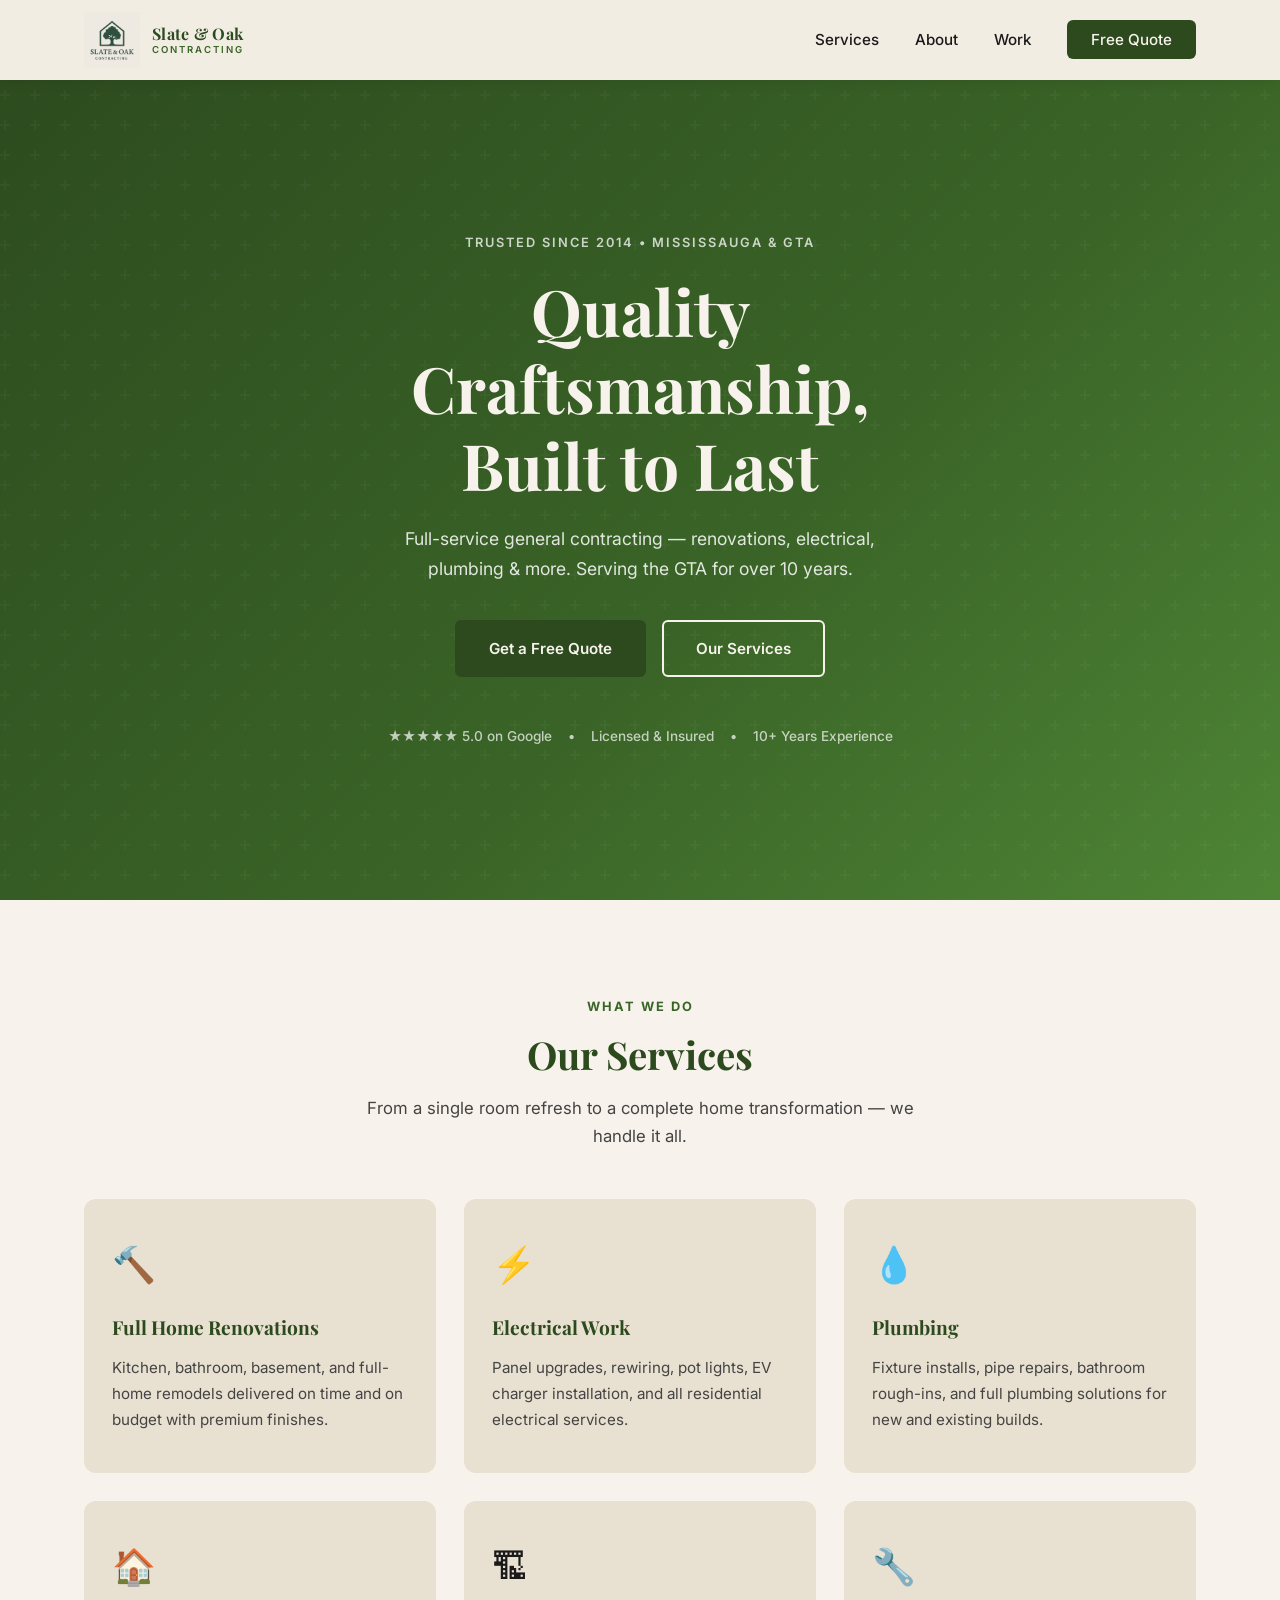
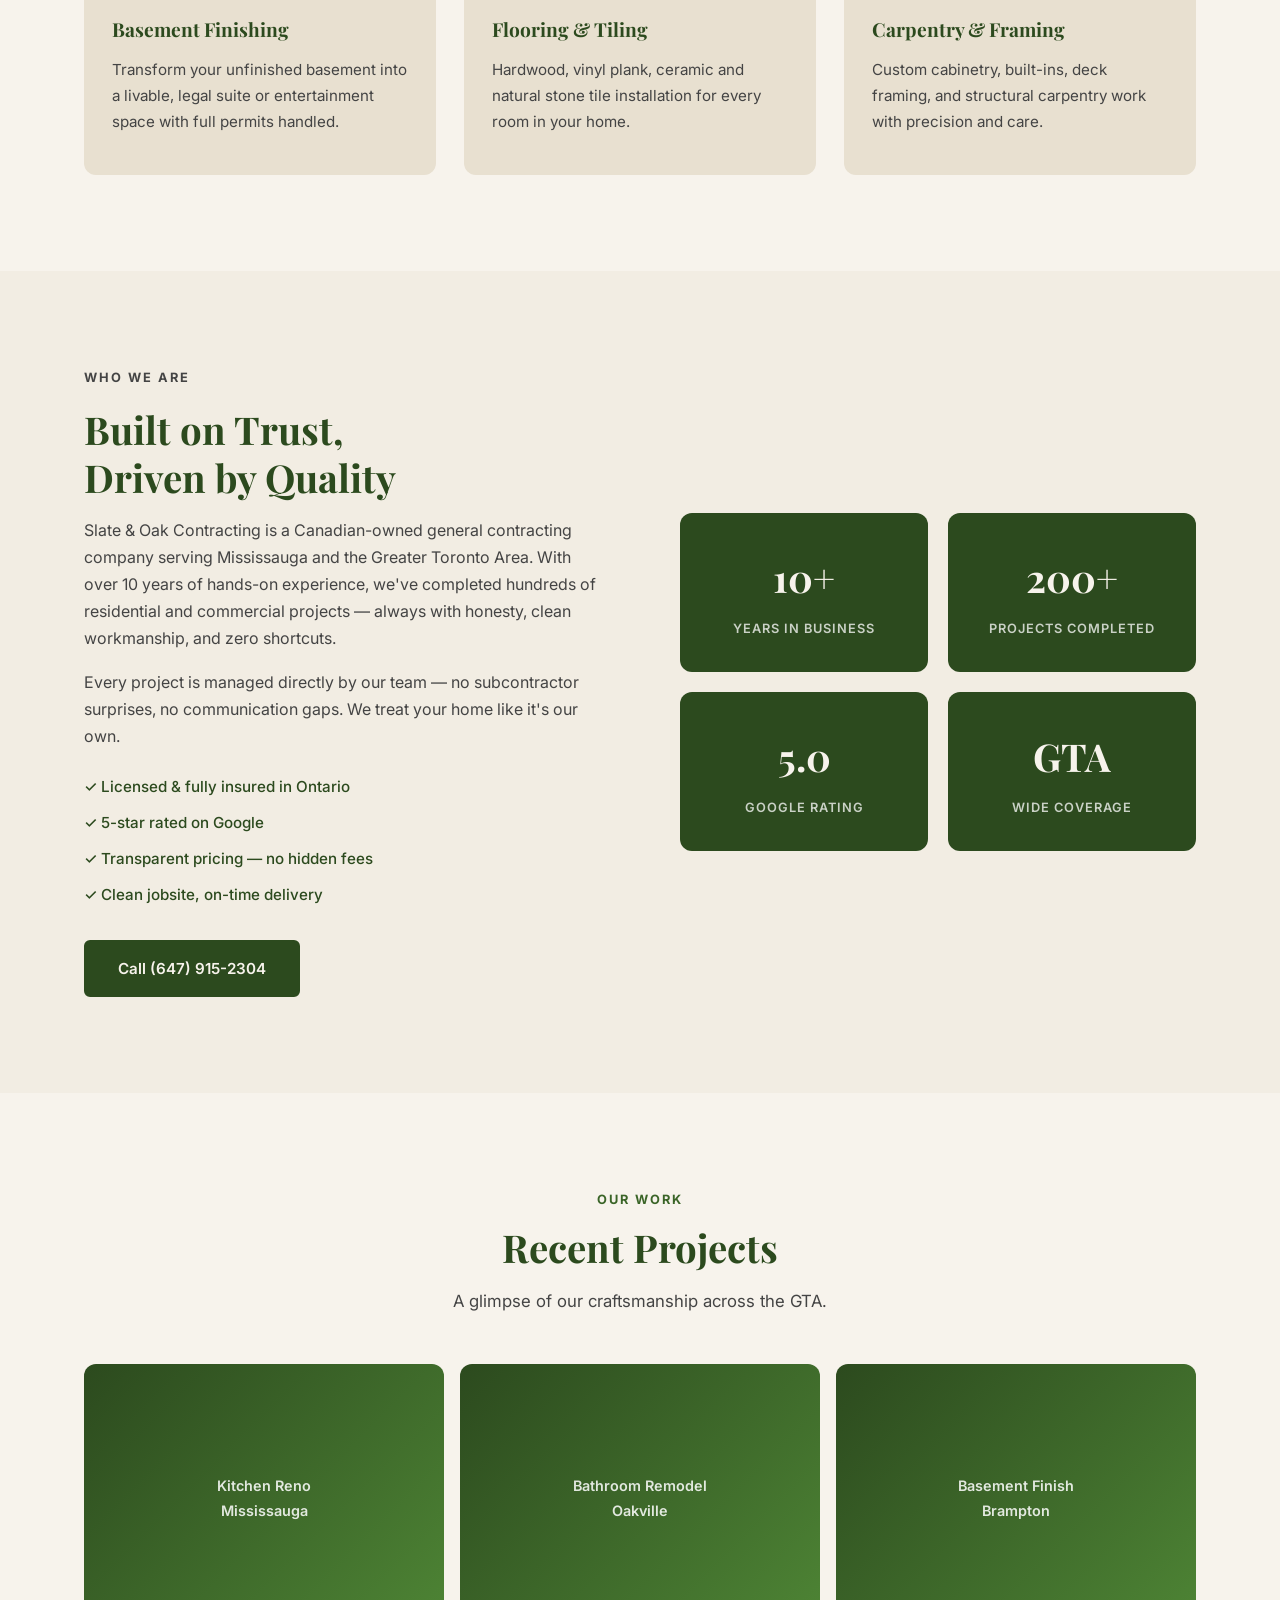
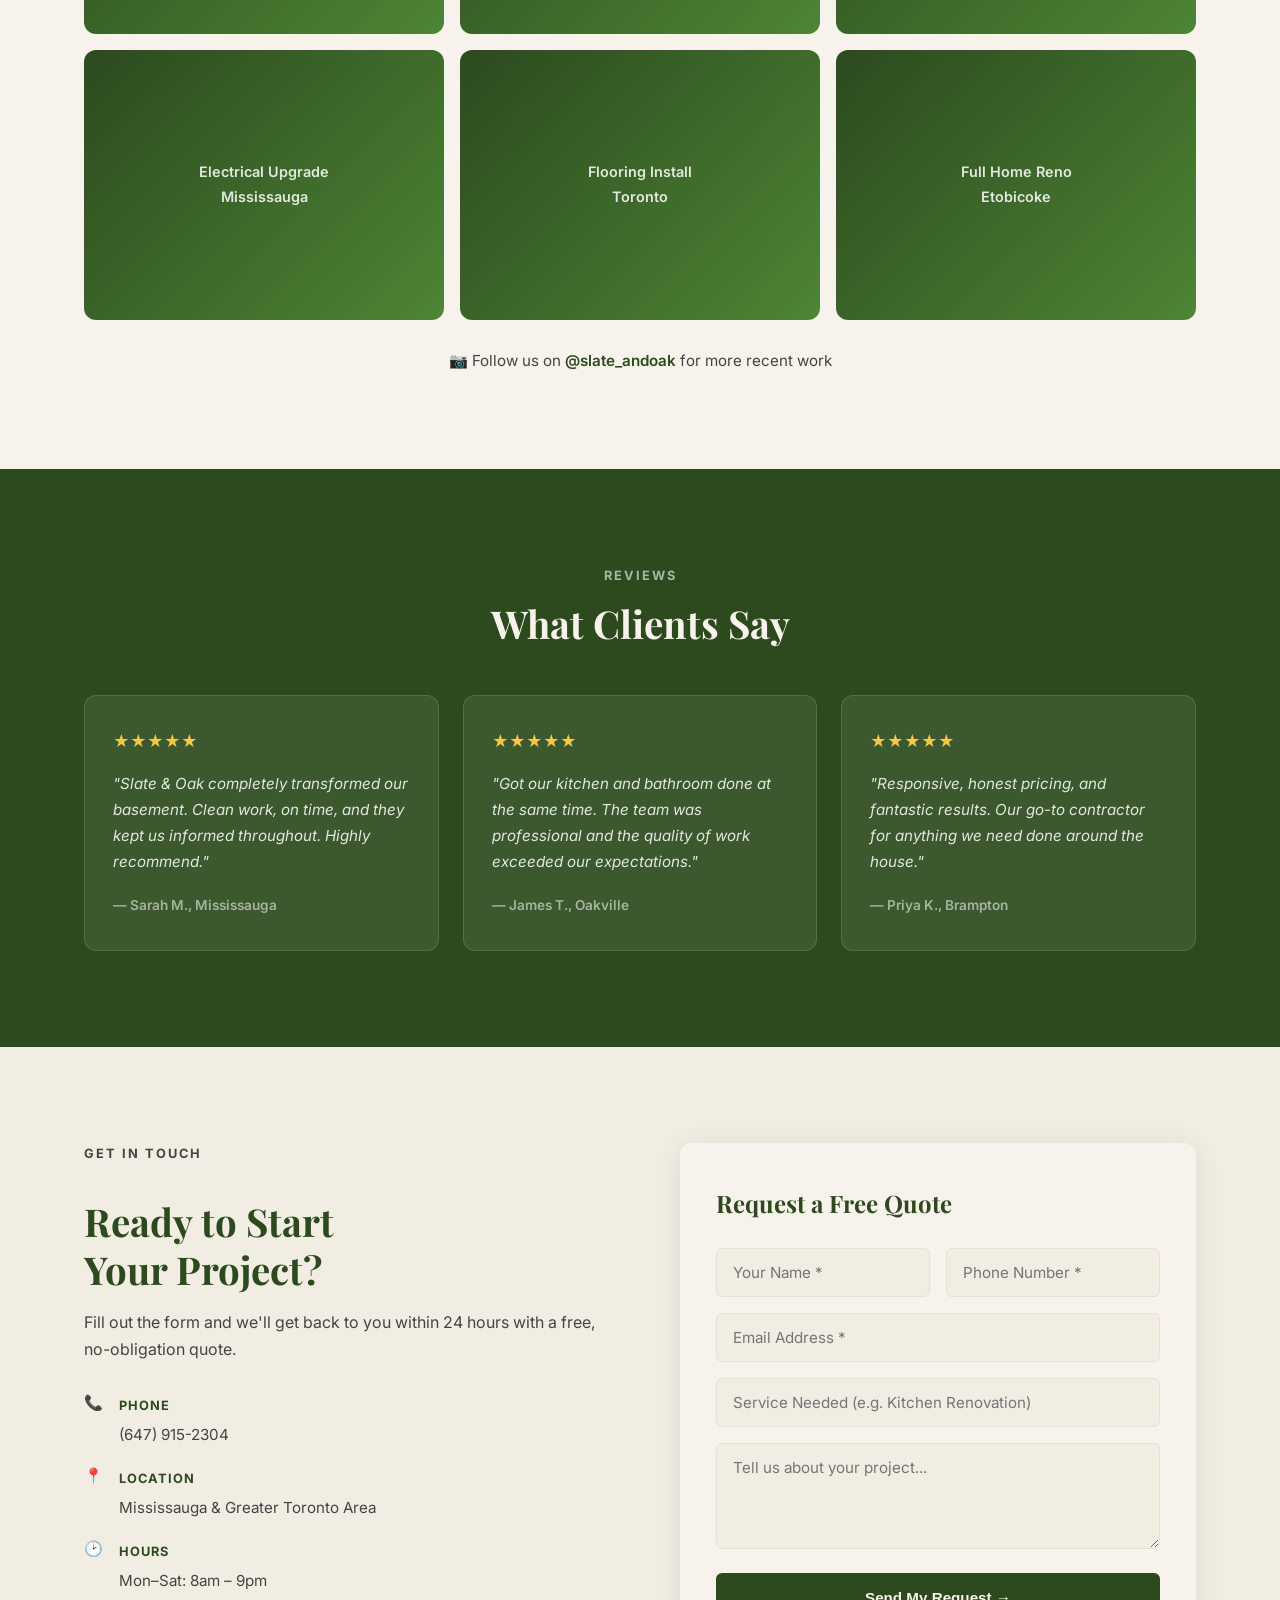
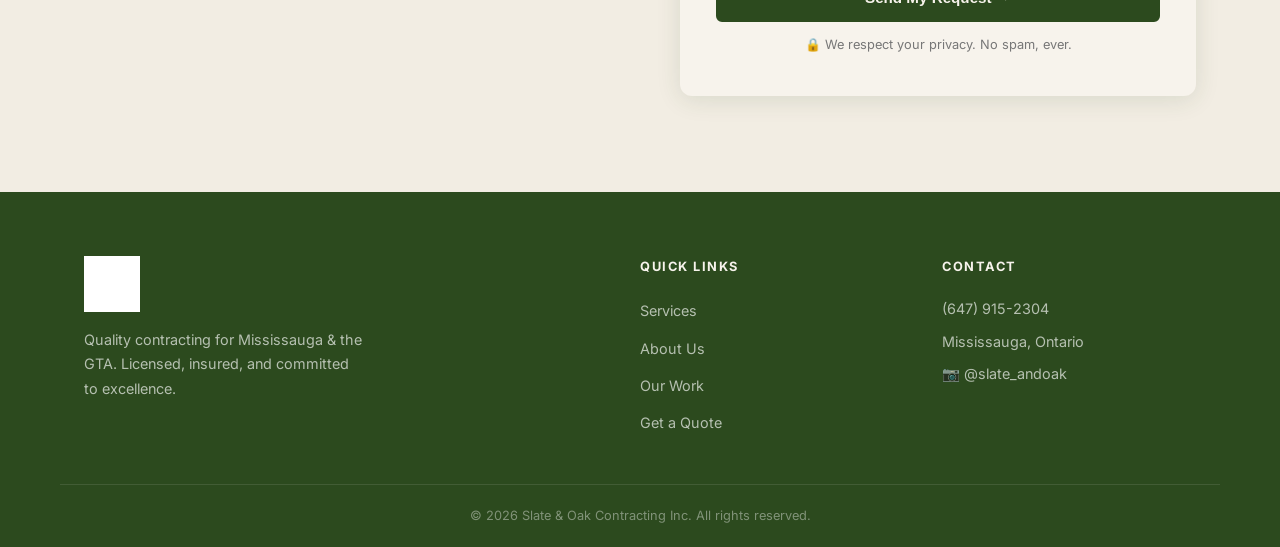
<file: index.html>
<!DOCTYPE html>
<html lang="en">
<head>
  <meta charset="UTF-8" />
  <meta name="viewport" content="width=device-width, initial-scale=1.0"/>
  <title>Slate & Oak Contracting | General Contractor Mississauga</title>
  <meta name="description" content="Slate & Oak Contracting — trusted general contractors in Mississauga & GTA. Specializing in full home renovations, electrical, plumbing, and more. Get a free quote today."/>
  <link href="https://fonts.googleapis.com/css2?family=Playfair+Display:wght@600;700&family=Inter:wght@400;500;600&display=swap" rel="stylesheet"/>
  <link rel="stylesheet" href="style.css"/>
</head>
<body>

<!-- NAV -->
<nav class="navbar" id="navbar">
  <div class="nav-inner">
    <a href="#home" class="nav-logo">
      <img src="logo.jpg" alt="Slate & Oak Contracting Logo" class="logo-img"/>
      <span class="nav-brand"><span class="brand-main">Slate &amp; Oak</span><span class="brand-sub">Contracting</span></span>
    </a>
    <ul class="nav-links">
      <li><a href="#services">Services</a></li>
      <li><a href="#about">About</a></li>
      <li><a href="#gallery">Work</a></li>
      <li><a href="#contact" class="nav-cta">Free Quote</a></li>
    </ul>
    <button class="hamburger" id="hamburger" aria-label="Menu">&#9776;</button>
  </div>
  <ul class="mobile-menu" id="mobileMenu">
    <li><a href="#services" onclick="closeMenu()">Services</a></li>
    <li><a href="#about" onclick="closeMenu()">About</a></li>
    <li><a href="#gallery" onclick="closeMenu()">Our Work</a></li>
    <li><a href="#contact" onclick="closeMenu()">Free Quote</a></li>
  </ul>
</nav>

<!-- HERO -->
<section class="hero" id="home">
  <div class="hero-overlay"></div>
  <div class="hero-content">
    <p class="hero-eyebrow">Trusted Since 2014 &bull; Mississauga & GTA</p>
    <h1>Quality Craftsmanship,<br/>Built to Last</h1>
    <p class="hero-sub">Full-service general contracting — renovations, electrical, plumbing & more. Serving the GTA for over 10 years.</p>
    <div class="hero-btns">
      <a href="#contact" class="btn btn-primary">Get a Free Quote</a>
      <a href="#services" class="btn btn-outline">Our Services</a>
    </div>
    <div class="hero-trust">
      <span>&#9733;&#9733;&#9733;&#9733;&#9733; 5.0 on Google</span>
      <span>&bull;</span>
      <span>Licensed & Insured</span>
      <span>&bull;</span>
      <span>10+ Years Experience</span>
    </div>
  </div>
</section>

<!-- SERVICES -->
<section class="section services" id="services">
  <div class="container">
    <p class="section-eyebrow">What We Do</p>
    <h2 class="section-title">Our Services</h2>
    <p class="section-sub">From a single room refresh to a complete home transformation — we handle it all.</p>
    <div class="services-grid">
      <a href="service-renovations.html" class="service-card"><div class="service-icon">&#128296;</div>
        <h3>Full Home Renovations</h3>
        <p>Kitchen, bathroom, basement, and full-home remodels delivered on time and on budget with premium finishes.</p>
      </a>
      <a href="service-electrical.html" class="service-card"><div class="service-icon">&#9889;</div>
        <h3>Electrical Work</h3>
        <p>Panel upgrades, rewiring, pot lights, EV charger installation, and all residential electrical services.</p>
      </a>
      <a href="service-plumbing.html" class="service-card"><div class="service-icon">&#128167;</div>
        <h3>Plumbing</h3>
        <p>Fixture installs, pipe repairs, bathroom rough-ins, and full plumbing solutions for new and existing builds.</p>
      </a>
      <a href="service-basement.html" class="service-card"><div class="service-icon">&#127968;</div>
        <h3>Basement Finishing</h3>
        <p>Transform your unfinished basement into a livable, legal suite or entertainment space with full permits handled.</p>
      </a>
      <a href="service-flooring.html" class="service-card"><div class="service-icon">&#127959;</div>
        <h3>Flooring &amp; Tiling</h3>
        <p>Hardwood, vinyl plank, ceramic and natural stone tile installation for every room in your home.</p>
      </a>
      <a href="service-carpentry.html" class="service-card"><div class="service-icon">&#128295;</div>
        <h3>Carpentry &amp; Framing</h3>
        <p>Custom cabinetry, built-ins, deck framing, and structural carpentry work with precision and care.</p>
      </a>
    </div>
  </div>
</section>

<!-- ABOUT -->
<section class="section about" id="about">
  <div class="container about-inner">
    <div class="about-text">
      <p class="section-eyebrow">Who We Are</p>
      <h2 class="section-title">Built on Trust,<br/>Driven by Quality</h2>
      <p>Slate & Oak Contracting is a Canadian-owned general contracting company serving Mississauga and the Greater Toronto Area. With over 10 years of hands-on experience, we've completed hundreds of residential and commercial projects — always with honesty, clean workmanship, and zero shortcuts.</p>
      <p>Every project is managed directly by our team — no subcontractor surprises, no communication gaps. We treat your home like it's our own.</p>
      <ul class="about-list">
        <li>&#10003; Licensed & fully insured in Ontario</li>
        <li>&#10003; 5-star rated on Google</li>
        <li>&#10003; Transparent pricing — no hidden fees</li>
        <li>&#10003; Clean jobsite, on-time delivery</li>
      </ul>
      <a href="tel:6479152304" class="btn btn-primary">Call (647) 915-2304</a>
    </div>
    <div class="about-card">
      <div class="stat-box">
        <span class="stat-num">10+</span>
        <span class="stat-label">Years in Business</span>
      </div>
      <div class="stat-box">
        <span class="stat-num">200+</span>
        <span class="stat-label">Projects Completed</span>
      </div>
      <div class="stat-box">
        <span class="stat-num">5.0</span>
        <span class="stat-label">Google Rating</span>
      </div>
      <div class="stat-box">
        <span class="stat-num">GTA</span>
        <span class="stat-label">Wide Coverage</span>
      </div>
    </div>
  </div>
</section>

<!-- GALLERY -->
<section class="section gallery-section" id="gallery">
  <div class="container">
    <p class="section-eyebrow">Our Work</p>
    <h2 class="section-title">Recent Projects</h2>
    <p class="section-sub">A glimpse of our craftsmanship across the GTA.</p>
    <div class="gallery-grid">
      <div class="gallery-item"><div class="gallery-placeholder"><span>Kitchen Reno<br/>Mississauga</span></div></div>
      <div class="gallery-item"><div class="gallery-placeholder"><span>Bathroom Remodel<br/>Oakville</span></div></div>
      <div class="gallery-item"><div class="gallery-placeholder"><span>Basement Finish<br/>Brampton</span></div></div>
      <div class="gallery-item"><div class="gallery-placeholder"><span>Electrical Upgrade<br/>Mississauga</span></div></div>
      <div class="gallery-item"><div class="gallery-placeholder"><span>Flooring Install<br/>Toronto</span></div></div>
      <div class="gallery-item"><div class="gallery-placeholder"><span>Full Home Reno<br/>Etobicoke</span></div></div>
    </div>
    <p class="gallery-note">&#128247; Follow us on <a href="https://www.instagram.com/slate_andoak/" target="_blank">@slate_andoak</a> for more recent work</p>
  </div>
</section>

<!-- TESTIMONIALS -->
<section class="section testimonials">
  <div class="container">
    <p class="section-eyebrow">Reviews</p>
    <h2 class="section-title">What Clients Say</h2>
    <div class="testimonials-grid">
      <div class="testimonial-card">
        <div class="stars">&#9733;&#9733;&#9733;&#9733;&#9733;</div>
        <p>"Slate & Oak completely transformed our basement. Clean work, on time, and they kept us informed throughout. Highly recommend."</p>
        <span class="reviewer">— Sarah M., Mississauga</span>
      </div>
      <div class="testimonial-card">
        <div class="stars">&#9733;&#9733;&#9733;&#9733;&#9733;</div>
        <p>"Got our kitchen and bathroom done at the same time. The team was professional and the quality of work exceeded our expectations."</p>
        <span class="reviewer">— James T., Oakville</span>
      </div>
      <div class="testimonial-card">
        <div class="stars">&#9733;&#9733;&#9733;&#9733;&#9733;</div>
        <p>"Responsive, honest pricing, and fantastic results. Our go-to contractor for anything we need done around the house."</p>
        <span class="reviewer">— Priya K., Brampton</span>
      </div>
    </div>
  </div>
</section>

<!-- CONTACT -->
<section class="section contact" id="contact">
  <div class="container contact-inner">
    <div class="contact-info">
      <p class="section-eyebrow">Get In Touch</p>
      <h2 class="section-title">Ready to Start<br/>Your Project?</h2>
      <p>Fill out the form and we'll get back to you within 24 hours with a free, no-obligation quote.</p>
      <div class="contact-details">
        <div class="contact-item">
          <span class="contact-icon">&#128222;</span>
          <div>
            <strong>Phone</strong>
            <a href="tel:6479152304">(647) 915-2304</a>
          </div>
        </div>
        <div class="contact-item">
          <span class="contact-icon">&#128205;</span>
          <div>
            <strong>Location</strong>
            <span>Mississauga & Greater Toronto Area</span>
          </div>
        </div>
        <div class="contact-item">
          <span class="contact-icon">&#128337;</span>
          <div>
            <strong>Hours</strong>
            <span>Mon–Sat: 8am – 9pm</span>
          </div>
        </div>
      </div>
    </div>
    <form class="contact-form" id="quoteForm" onsubmit="handleSubmit(event)">
      <h3>Request a Free Quote</h3>
      <div class="form-row">
        <input type="text" placeholder="Your Name *" required/>
        <input type="tel" placeholder="Phone Number *" required/>
      </div>
      <input type="email" placeholder="Email Address *" required/>
      <input type="text" placeholder="Service Needed (e.g. Kitchen Renovation)"/>
      <textarea placeholder="Tell us about your project..." rows="4"></textarea>
      <button type="submit" class="btn btn-primary btn-full">Send My Request &#8594;</button>
      <p class="form-note">&#128274; We respect your privacy. No spam, ever.</p>
    </form>
  </div>
</section>

<!-- FOOTER -->
<footer class="footer">
  <div class="container footer-inner">
    <div class="footer-brand">
      <img src="logo.jpg" alt="Slate & Oak Contracting" class="footer-logo"/>
      <p>Quality contracting for Mississauga & the GTA. Licensed, insured, and committed to excellence.</p>
    </div>
    <div class="footer-links">
      <h4>Quick Links</h4>
      <ul>
        <li><a href="#services">Services</a></li>
        <li><a href="#about">About Us</a></li>
        <li><a href="#gallery">Our Work</a></li>
        <li><a href="#contact">Get a Quote</a></li>
      </ul>
    </div>
    <div class="footer-contact">
      <h4>Contact</h4>
      <p><a href="tel:6479152304">(647) 915-2304</a></p>
      <p>Mississauga, Ontario</p>
      <a href="https://www.instagram.com/slate_andoak/" target="_blank" class="social-link">&#128247; @slate_andoak</a>
    </div>
  </div>
  <div class="footer-bottom">
    <p>&copy; 2026 Slate & Oak Contracting Inc. All rights reserved.</p>
  </div>
</footer>

<script src="script.js"></script>
</body>
</html>
</file>
<file: style.css>
/* ===== ROOT VARIABLES ===== */
:root {
  --green-dark:   #2C4A1E;
  --green-mid:    #3A6427;
  --green-light:  #4E8535;
  --cream:        #F2EDE3;
  --cream-dark:   #E8E0D0;
  --white:        #F7F3EC;
  --text-dark:    #1A1A1A;
  --text-mid:     #444444;
  --text-light:   #777777;
  --shadow:       0 4px 24px rgba(44,74,30,0.12);
  --radius:       12px;
  --transition:   0.3s ease;
}

/* ===== RESET & BASE ===== */
*, *::before, *::after { box-sizing: border-box; margin: 0; padding: 0; }
html { scroll-behavior: smooth; }
body { font-family: "Inter", sans-serif; color: var(--text-dark); background: var(--cream); line-height: 1.7; }
a { text-decoration: none; color: inherit; }
ul { list-style: none; }
img { max-width: 100%; display: block; }

/* ===== CONTAINER ===== */
.container { max-width: 1160px; margin: 0 auto; padding: 0 24px; }

/* ===== BUTTONS ===== */
.btn {
  display: inline-block;
  padding: 14px 32px;
  border-radius: 6px;
  font-weight: 600;
  font-size: 0.95rem;
  cursor: pointer;
  transition: var(--transition);
  border: 2px solid transparent;
}
.btn-primary { background: var(--green-dark); color: var(--white); border-color: var(--green-dark); }
.btn-primary:hover { background: var(--green-mid); border-color: var(--green-mid); transform: translateY(-2px); box-shadow: var(--shadow); }
.btn-outline { background: transparent; color: var(--white); border-color: var(--white); }
.btn-outline:hover { background: var(--white); color: var(--green-dark); }
.btn-full { width: 100%; text-align: center; }

/* ===== NAVBAR ===== */
.navbar {
  position: fixed; top: 0; left: 0; right: 0; z-index: 1000;
  background: var(--cream) !important;
  box-shadow: 0 2px 12px rgba(0,0,0,0.08);
  transition: var(--transition);
  overflow: visible;
}
.nav-inner {
  max-width: 1160px; margin: 0 auto; padding: 0 24px;
  display: flex; align-items: center; justify-content: space-between;
  height: 80px;
}
.nav-logo { display: inline-flex; align-items: center; gap: 10px; text-decoration: none; flex-shrink: 0; }
.logo-img { height: 56px; width: auto; object-fit: contain; }

.nav-brand {
  display: flex;
  flex-direction: column;
  justify-content: center;
  line-height: 1.15;
  margin-left: 2px;
}
.brand-main {
  font-family: "Playfair Display", serif;
  font-size: 1rem;
  font-weight: 700;
  color: var(--green-dark) !important;
  letter-spacing: 0.3px;
  white-space: nowrap;
}
.brand-sub {
  font-family: "Inter", sans-serif;
  font-size: 0.6rem;
  font-weight: 600;
  letter-spacing: 2px;
  text-transform: uppercase;
  color: var(--green-mid) !important;
  white-space: nowrap;
}

.nav-links { display: flex; gap: 36px; align-items: center; }
.nav-links a { font-weight: 500; color: var(--text-dark); transition: var(--transition); font-size: 0.95rem; }
.nav-links a:hover { color: var(--green-dark); }
.nav-cta {
  background: var(--green-dark); color: var(--white) !important;
  padding: 10px 24px; border-radius: 6px; font-weight: 600;
}
.nav-cta:hover { background: var(--green-mid) !important; }
.hamburger { display: none; font-size: 1.5rem; background: none; border: none; cursor: pointer; color: var(--green-dark); }
.mobile-menu { display: none; flex-direction: column; background: var(--white); padding: 16px 24px 24px; gap: 16px; border-top: 1px solid var(--cream-dark); }
.mobile-menu.open { display: flex; }
.mobile-menu a { font-weight: 500; font-size: 1rem; color: var(--text-dark); padding: 8px 0; border-bottom: 1px solid var(--cream-dark); }

/* ===== SECTION SHARED ===== */
.section { padding: 96px 0; }
.section-eyebrow { font-size: 0.8rem; font-weight: 700; letter-spacing: 2px; text-transform: uppercase; color: var(--green-mid); margin-bottom: 12px; }
.section-title { font-family: "Playfair Display", serif; font-size: 2.4rem; color: var(--green-dark); line-height: 1.25; margin-bottom: 16px; }
.section-sub { color: var(--text-mid); font-size: 1.05rem; max-width: 600px; margin-bottom: 48px; }

/* ===== HERO ===== */
.hero {
  position: relative; min-height: 100vh;
  display: flex; align-items: center;
  background: linear-gradient(135deg, var(--green-dark) 0%, var(--green-mid) 60%, var(--green-light) 100%);
  padding-top: 80px;
}
.hero-overlay {
  position: absolute; inset: 0;
  background: url("data:image/svg+xml,%3Csvg width='60' height='60' viewBox='0 0 60 60' xmlns='http://www.w3.org/2000/svg'%3E%3Cg fill='none' fill-rule='evenodd'%3E%3Cg fill='%23ffffff' fill-opacity='0.03'%3E%3Cpath d='M36 34v-4h-2v4h-4v2h4v4h2v-4h4v-2h-4zm0-30V0h-2v4h-4v2h4v4h2V6h4V4h-4zM6 34v-4H4v4H0v2h4v4h2v-4h4v-2H6zM6 4V0H4v4H0v2h4v4h2V6h4V4H6z'/%3E%3C/g%3E%3C/g%3E%3C/svg%3E");
}
.hero-content { position: relative; z-index: 1; max-width: 720px; padding: 0 24px; margin: 0 auto; text-align: center; }
.hero-eyebrow { color: rgba(255,255,255,0.75); font-size: 0.8rem; letter-spacing: 2px; text-transform: uppercase; font-weight: 600; margin-bottom: 20px; }
.hero h1 { font-family: "Playfair Display", serif; font-size: clamp(2.4rem, 5vw, 4rem); color: var(--white); line-height: 1.2; margin-bottom: 20px; }
.hero-sub { color: rgba(255,255,255,0.85); font-size: 1.1rem; margin-bottom: 36px; max-width: 540px; margin-left: auto; margin-right: auto; }
.hero-btns { display: flex; gap: 16px; justify-content: center; flex-wrap: wrap; margin-bottom: 48px; }
.hero-trust { display: flex; gap: 16px; justify-content: center; flex-wrap: wrap; color: rgba(255,255,255,0.7); font-size: 0.85rem; font-weight: 500; }

/* ===== SERVICES ===== */
.services { background: var(--white); }
.services .section-sub { margin: 0 auto 48px; text-align: center; }
.services .section-eyebrow, .services .section-title { text-align: center; }
.services-grid { display: grid; grid-template-columns: repeat(3, 1fr); gap: 28px; }
.service-card {
  background: var(--cream-dark); border-radius: var(--radius);
  padding: 36px 28px; border-bottom: 4px solid transparent;
  transition: var(--transition); cursor: default;
}
.service-card:hover { border-bottom-color: var(--green-dark); transform: translateY(-4px); box-shadow: var(--shadow); }
.service-icon { font-size: 2.2rem; margin-bottom: 16px; }
.service-card h3 { font-family: "Playfair Display", serif; font-size: 1.2rem; color: var(--green-dark); margin-bottom: 12px; }
.service-card p { color: var(--text-mid); font-size: 0.95rem; }

/* ===== ABOUT ===== */
.about { background: var(--cream); }
.about-inner { display: grid; grid-template-columns: 1fr 1fr; gap: 80px; align-items: center; }
.about-text p { color: var(--text-mid); margin-bottom: 16px; }
.about-list { margin: 24px 0 32px; display: flex; flex-direction: column; gap: 10px; }
.about-list li { color: var(--green-dark); font-weight: 500; font-size: 0.95rem; }
.about-card { display: grid; grid-template-columns: 1fr 1fr; gap: 20px; }
.stat-box {
  background: var(--green-dark); border-radius: var(--radius);
  padding: 32px 24px; text-align: center;
  display: flex; flex-direction: column; gap: 8px;
}
.stat-num { font-family: "Playfair Display", serif; font-size: 2.4rem; color: var(--white); font-weight: 700; }
.stat-label { color: rgba(255,255,255,0.75); font-size: 0.8rem; text-transform: uppercase; letter-spacing: 1px; font-weight: 600; }

/* ===== GALLERY ===== */
.gallery-section { background: var(--white); }
.gallery-section .section-eyebrow, .gallery-section .section-title, .gallery-section .section-sub { text-align: center; }
.gallery-section .section-sub { margin: 0 auto 48px; }
.gallery-grid { display: grid; grid-template-columns: repeat(3, 1fr); gap: 16px; }
.gallery-item { aspect-ratio: 4/3; border-radius: var(--radius); overflow: hidden; }
.gallery-placeholder {
  width: 100%; height: 100%;
  background: linear-gradient(135deg, var(--green-dark), var(--green-light));
  display: flex; align-items: center; justify-content: center;
  transition: var(--transition);
}
.gallery-item:hover .gallery-placeholder { filter: brightness(1.15); transform: scale(1.02); }
.gallery-placeholder span { color: rgba(255,255,255,0.85); font-size: 0.9rem; font-weight: 600; text-align: center; padding: 16px; }
.gallery-note { text-align: center; margin-top: 28px; color: var(--text-mid); font-size: 0.95rem; }
.gallery-note a { color: var(--green-dark); font-weight: 600; }
.gallery-note a:hover { text-decoration: underline; }

/* ===== TESTIMONIALS ===== */
.testimonials { background: var(--green-dark); }
.testimonials .section-eyebrow { color: rgba(255,255,255,0.6); text-align: center; }
.testimonials .section-title { color: var(--white); text-align: center; margin-bottom: 48px; }
.testimonials-grid { display: grid; grid-template-columns: repeat(3, 1fr); gap: 24px; }
.testimonial-card {
  background: rgba(255,255,255,0.08); border-radius: var(--radius);
  padding: 32px 28px; border: 1px solid rgba(255,255,255,0.12);
}
.stars { color: #F4C842; font-size: 1rem; margin-bottom: 16px; }
.testimonial-card p { color: rgba(255,255,255,0.85); font-size: 0.95rem; font-style: italic; margin-bottom: 16px; }
.reviewer { color: rgba(255,255,255,0.55); font-size: 0.85rem; font-weight: 600; }

/* ===== CONTACT ===== */
.contact { background: var(--cream); }
.contact-inner { display: grid; grid-template-columns: 1fr 1fr; gap: 80px; align-items: start; }
.contact-info p { color: var(--text-mid); margin-bottom: 32px; }
.contact-details { display: flex; flex-direction: column; gap: 20px; }
.contact-item { display: flex; gap: 16px; align-items: flex-start; }
.contact-icon { font-size: 1.4rem; line-height: 1; }
.contact-item strong { display: block; color: var(--green-dark); font-size: 0.8rem; text-transform: uppercase; letter-spacing: 1px; margin-bottom: 4px; }
.contact-item a, .contact-item span { color: var(--text-mid); font-size: 0.95rem; }
.contact-item a:hover { color: var(--green-dark); }
.contact-form {
  background: var(--white); border-radius: var(--radius);
  padding: 40px 36px; box-shadow: var(--shadow);
}
.contact-form h3 { font-family: "Playfair Display", serif; font-size: 1.5rem; color: var(--green-dark); margin-bottom: 24px; }
.form-row { display: grid; grid-template-columns: 1fr 1fr; gap: 16px; }
.contact-form input, .contact-form textarea {
  width: 100%; padding: 14px 16px;
  border: 1.5px solid var(--cream-dark); border-radius: 6px;
  font-family: "Inter", sans-serif; font-size: 0.95rem;
  color: var(--text-dark); background: var(--cream);
  margin-bottom: 16px; transition: var(--transition);
}
.contact-form input:focus, .contact-form textarea:focus {
  outline: none; border-color: var(--green-dark);
  background: var(--white); box-shadow: 0 0 0 3px rgba(44,74,30,0.08);
}
.contact-form textarea { resize: vertical; }
.form-note { text-align: center; color: var(--text-light); font-size: 0.8rem; margin-top: 12px; }

/* ===== FOOTER ===== */
.footer { background: var(--green-dark); padding: 64px 0 0; }
.footer-inner { display: grid; grid-template-columns: 2fr 1fr 1fr; gap: 48px; padding-bottom: 48px; border-bottom: 1px solid rgba(255,255,255,0.1); }
.footer-logo { height: 56px; margin-bottom: 16px; filter: brightness(0) invert(1); }
.footer-brand p { color: rgba(255,255,255,0.65); font-size: 0.9rem; max-width: 280px; }
.footer-links h4, .footer-contact h4 { color: var(--white); font-size: 0.8rem; text-transform: uppercase; letter-spacing: 1.5px; margin-bottom: 20px; }
.footer-links ul { display: flex; flex-direction: column; gap: 10px; }
.footer-links a { color: rgba(255,255,255,0.65); font-size: 0.9rem; transition: var(--transition); }
.footer-links a:hover { color: var(--white); }
.footer-contact p, .footer-contact a { color: rgba(255,255,255,0.65); font-size: 0.9rem; display: block; margin-bottom: 8px; }
.footer-contact a:hover { color: var(--white); }
.social-link { display: inline-flex; align-items: center; gap: 8px; margin-top: 8px; }
.footer-bottom { padding: 20px 24px; text-align: center; }
.footer-bottom p { color: rgba(255,255,255,0.4); font-size: 0.8rem; }

/* ===== RESPONSIVE ===== */
@media (max-width: 900px) {
  .services-grid { grid-template-columns: repeat(2, 1fr); }
  .about-inner { grid-template-columns: 1fr; gap: 48px; }
  .gallery-grid { grid-template-columns: repeat(2, 1fr); }
  .testimonials-grid { grid-template-columns: 1fr; }
  .contact-inner { grid-template-columns: 1fr; gap: 48px; }
  .footer-inner { grid-template-columns: 1fr 1fr; }
}
@media (max-width: 600px) {
  .nav-links { display: none; }
  .hamburger { display: block; }
  .section { padding: 64px 0; }
  .section-title { font-size: 1.9rem; }
  .services-grid { grid-template-columns: 1fr; }
  .gallery-grid { grid-template-columns: 1fr; }
  .form-row { grid-template-columns: 1fr; }
  .footer-inner { grid-template-columns: 1fr; }
  .about-card { grid-template-columns: 1fr 1fr; }
  .hero-btns { flex-direction: column; align-items: center; }
  .hero-trust { flex-direction: column; align-items: center; gap: 8px; }
}


a.service-card {
  display: block;
  text-decoration: none;
  color: inherit;
  cursor: pointer;
}
a.service-card:hover {
  border-bottom-color: var(--green-dark);
  transform: translateY(-4px);
  box-shadow: var(--shadow);
}
</file>
